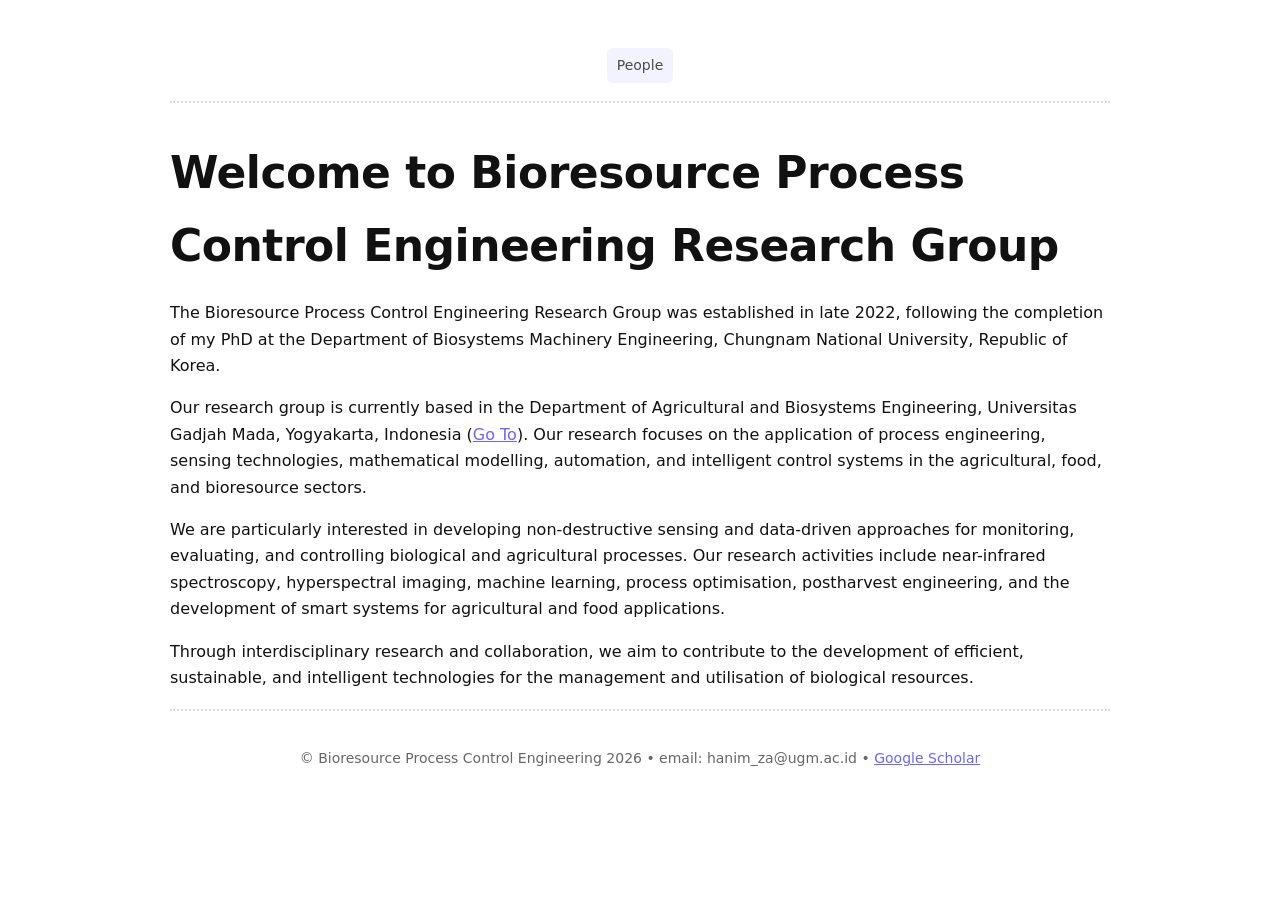
<file: index.html>
<!doctype html>
<html lang="en">
<head>
  <meta charset="utf-8" />
  <meta name="viewport" content="width=device-width, initial-scale=1" />
  <title>Reza APH's Personal Site</title>
  <style>
    :root{
      --text:#111;
      --muted:#666;
      --rule:#d9d9d9;
      --link:#6c63ff;
      --bg:#fff;
    }
    *{box-sizing:border-box}
    body{
      margin:0;
      background:var(--bg);
      color:var(--text);
      font:16px/1.65 system-ui, -apple-system, Segoe UI, Roboto, Helvetica, Arial, "Noto Sans", "Apple Color Emoji","Segoe UI Emoji";
    }
    .wrap{
      max-width: 980px;
      margin: 0 auto;
      padding: 48px 20px 32px;
    }

    /* Top nav */
    .nav{
      display:flex;
      justify-content:center;
      gap:10px;
      margin-bottom: 18px;
    }
    .nav a{
      text-decoration:none;
      color:#4b4b4b;
      font-size: 14px;
      padding: 6px 10px;
      border-radius: 6px;
      background:#f3f3ff;
    }
    .nav a:hover{filter:brightness(0.97)}
    .rule{
      border:0;
      border-top: 2px dotted var(--rule);
      margin: 18px 0 34px;
    }

    h1{
      margin: 0 0 18px;
      font-size: 44px;
      letter-spacing: -0.5px;
    }
    p{margin:0 0 16px}
    a{color:var(--link)}
    a:hover{text-decoration:none}

    .footer{
      margin-top: 36px;
      text-align:center;
      color:var(--muted);
      font-size: 14px;
    }
    .footer a{color:var(--link)}
  </style>
</head>


<body>
  <main class="wrap">
    <nav class="nav" aria-label="Primary">
      <a href="my_people.html">People</a>
    </nav>

    <hr class="rule" />


    <h1>Welcome to Bioresource Process Control Engineering Research Group</h1>
    
    <p>
        The Bioresource Process Control Engineering Research Group was established in late 2022, following the completion of my PhD at the Department of Biosystems Machinery Engineering, Chungnam National University, Republic of Korea.
    </p>
    
    <p>
        Our research group is currently based in the Department of Agricultural and Biosystems Engineering, Universitas Gadjah Mada, Yogyakarta, Indonesia (<a href="https://tpb.tp.ugm.ac.id/en/homepage-2" target="_blank" rel="noopener">Go To</a>). Our research focuses on the application of process engineering, sensing technologies, mathematical modelling, automation, and intelligent control systems in the agricultural, food, and bioresource sectors.
    </p>
    
    <p>
        We are particularly interested in developing non-destructive sensing and data-driven approaches for monitoring, evaluating, and controlling biological and agricultural processes. Our research activities include near-infrared spectroscopy, hyperspectral imaging, machine learning, process optimisation, postharvest engineering, and the development of smart systems for agricultural and food applications.
    </p>
    
    <p>
        Through interdisciplinary research and collaboration, we aim to contribute to the development of efficient, sustainable, and intelligent technologies for the management and utilisation of biological resources.
    </p>

    <hr class="rule" />

    <footer class="footer">
      © Bioresource Process Control Engineering 2026 • email: hanim_za@ugm.ac.id • <a href="https://scholar.google.com/citations?user=6G2X51gAAAAJ&hl=id" target="_blank" rel="noopener">Google Scholar</a>
    </footer>
  </main>
</body>
</html>
</file>
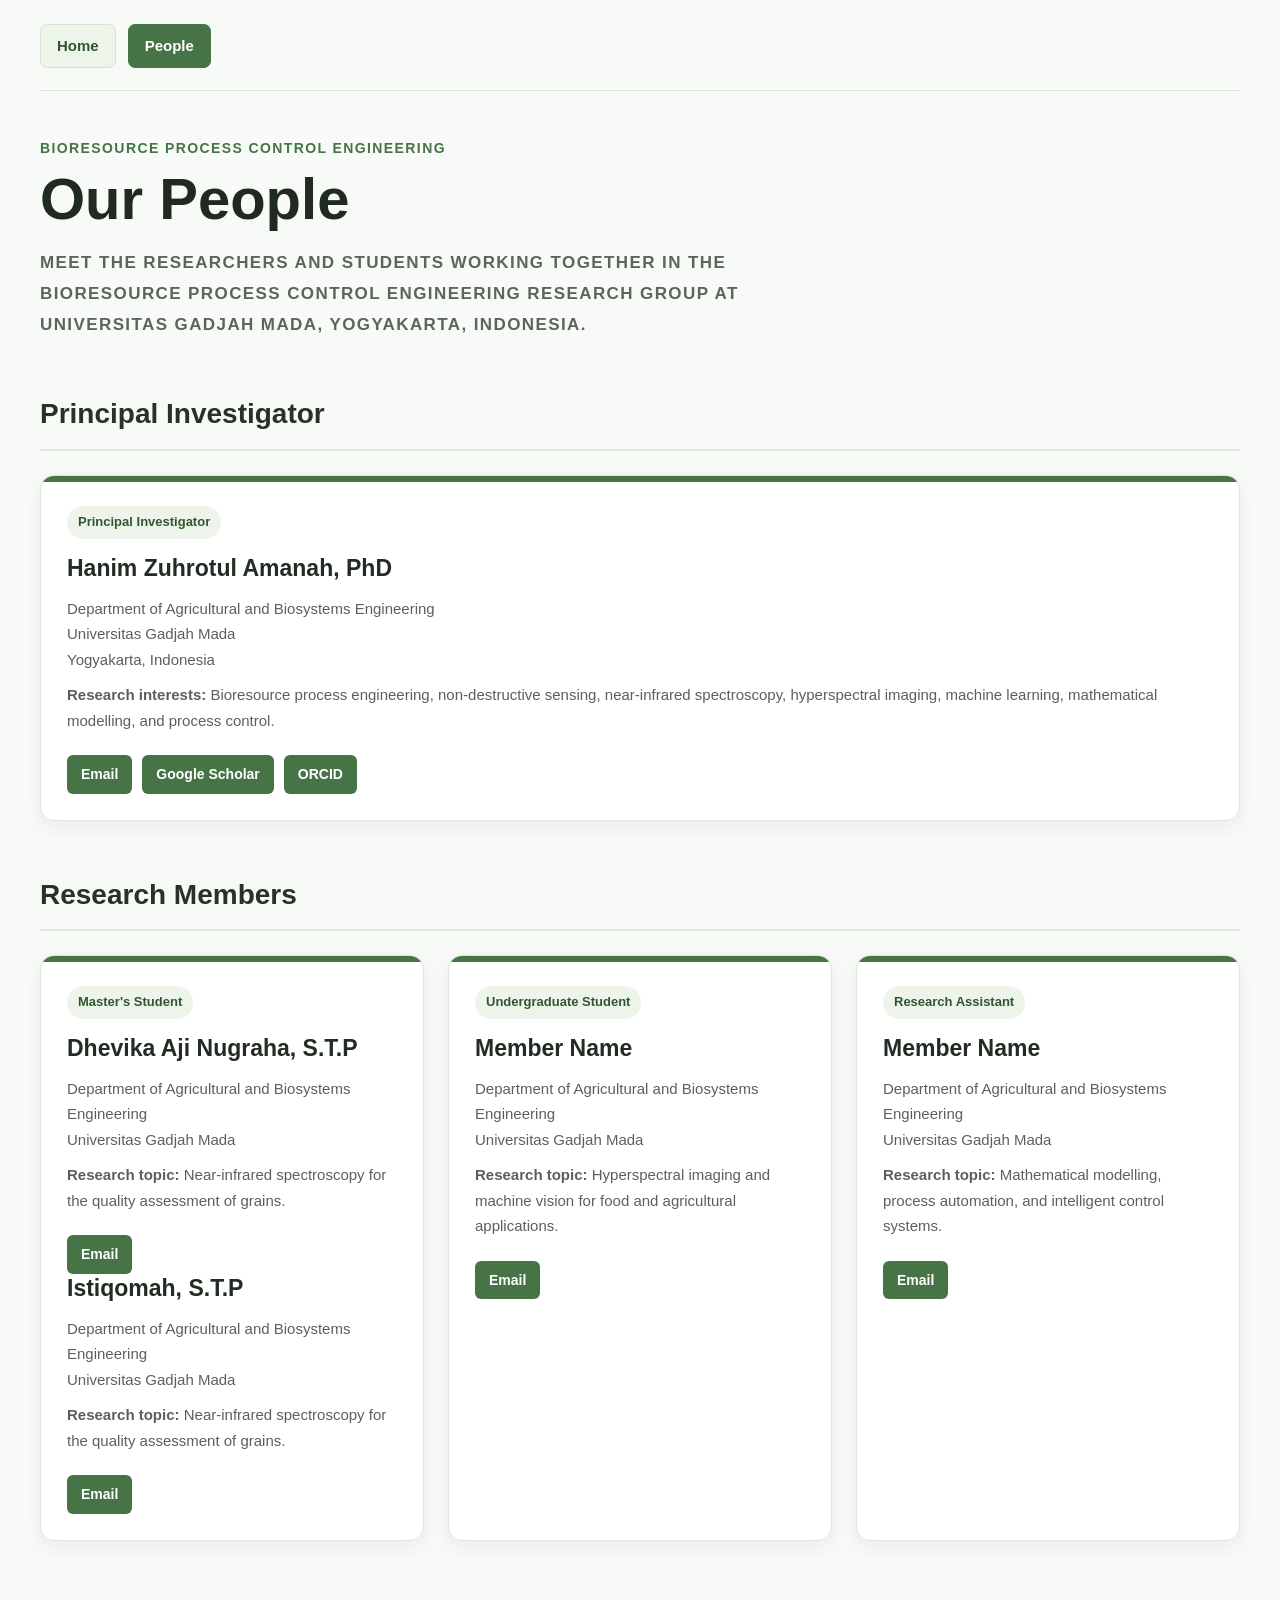
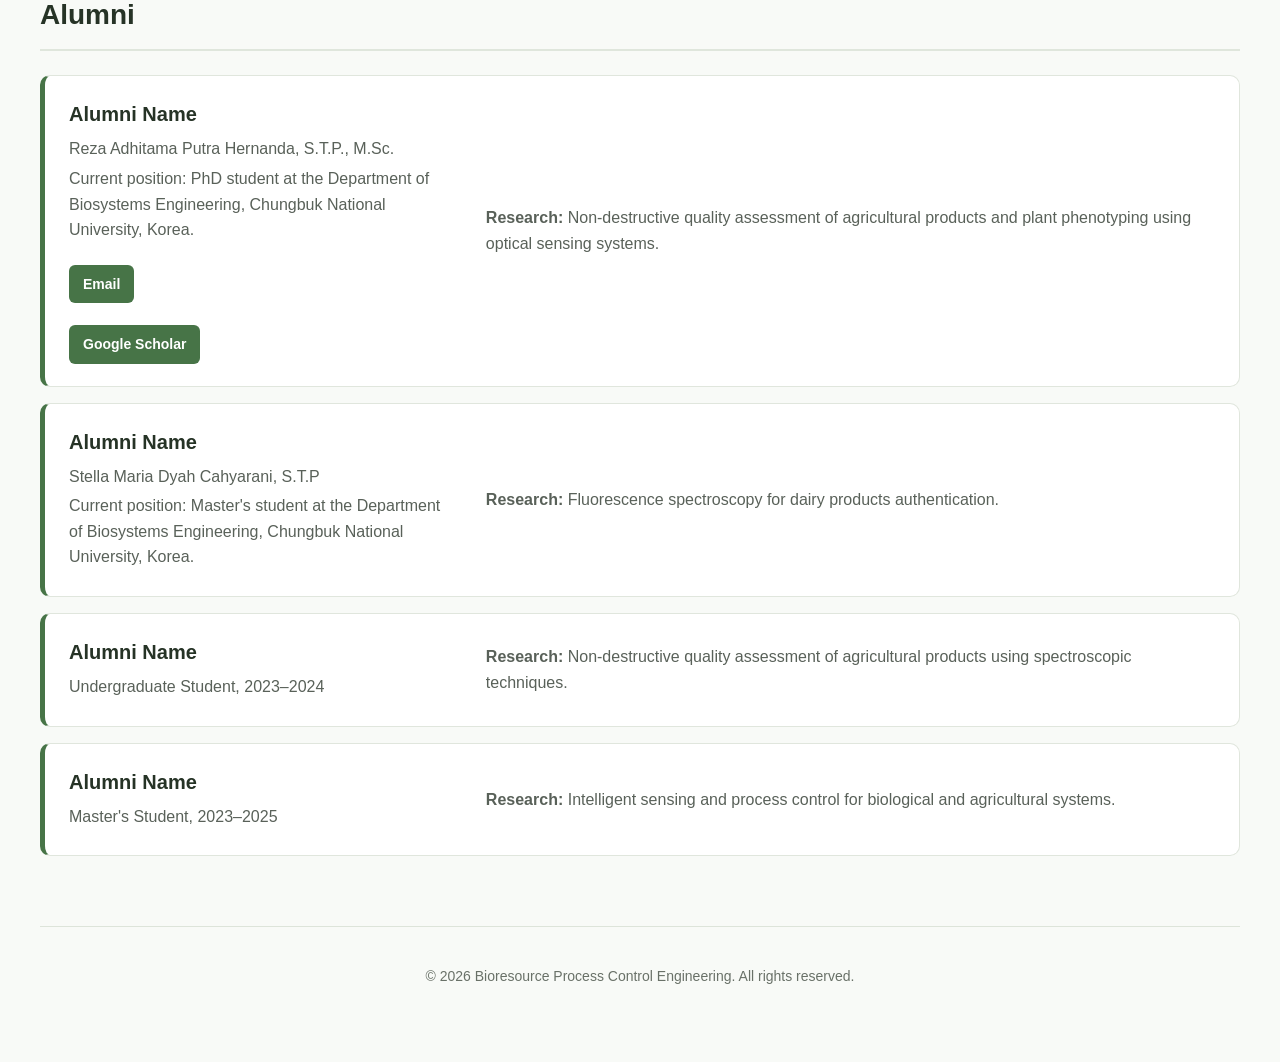
<file: my_people.html>
<!DOCTYPE html>
<html lang="en">

<head>
    <meta charset="UTF-8">

    <meta
        name="viewport"
        content="width=device-width, initial-scale=1.0"
    >

    <meta
        name="description"
        content="People of the Bioresource Process Control Engineering Research Group"
    >

    <title>People | Bioresource Process Control Engineering</title>

    <style>
        * {
            box-sizing: border-box;
        }

        html {
            scroll-behavior: smooth;
        }

        body {
            margin: 0;
            color: #252525;
            background: #f8faf7;
            font-family: Arial, Helvetica, sans-serif;
            line-height: 1.6;
        }

        .wrap {
            width: min(1200px, calc(100% - 40px));
            margin: 0 auto;
            padding: 24px 0 60px;
        }

        /* Navigation */

        .nav {
            display: flex;
            align-items: center;
            gap: 12px;
            flex-wrap: wrap;
        }

        .nav a {
            display: inline-block;
            padding: 9px 16px;
            color: #315731;
            background: #edf4e9;
            border: 1px solid #d5e3cf;
            border-radius: 7px;
            font-size: 15px;
            font-weight: 600;
            text-decoration: none;
            transition:
                background 0.2s ease,
                color 0.2s ease,
                border-color 0.2s ease;
        }

        .nav a:hover,
        .nav a:focus {
            color: #ffffff;
            background: #477447;
            border-color: #477447;
        }

        .nav a.active {
            color: #ffffff;
            background: #477447;
            border-color: #477447;
        }

        .rule {
            margin: 22px 0 46px;
            border: 0;
            border-top: 1px solid #dde4da;
        }

        /* Page heading */

        .page-header {
            max-width: 800px;
            margin-bottom: 48px;
        }

        .page-header p {
            margin: 0 0 8px;
            color: #477447;
            font-size: 14px;
            font-weight: 700;
            letter-spacing: 1.4px;
            text-transform: uppercase;
        }

        .page-header h1 {
            margin: 0 0 16px;
            color: #1f2b1f;
            font-size: clamp(36px, 6vw, 58px);
            line-height: 1.12;
        }

        .page-header .intro {
            margin: 0;
            color: #5c655b;
            font-size: 17px;
            line-height: 1.8;
        }

        /* People sections */

        .people-section {
            margin-top: 52px;
        }

        .people-section h2 {
            margin: 0 0 24px;
            padding-bottom: 12px;
            color: #263326;
            border-bottom: 2px solid #dfe6dc;
            font-size: 28px;
        }

        .people-grid {
            display: grid;
            grid-template-columns:
                repeat(auto-fit, minmax(280px, 1fr));
            gap: 24px;
        }

        .person-card {
            position: relative;
            overflow: hidden;
            min-height: 250px;
            background: #ffffff;
            border: 1px solid #e0e6dd;
            border-radius: 14px;
            box-shadow: 0 6px 18px rgba(35, 54, 35, 0.07);
            transition:
                transform 0.25s ease,
                box-shadow 0.25s ease;
        }

        .person-card::before {
            position: absolute;
            top: 0;
            left: 0;
            width: 100%;
            height: 6px;
            background: #477447;
            content: "";
        }

        .person-card:hover {
            transform: translateY(-4px);
            box-shadow: 0 12px 28px rgba(35, 54, 35, 0.12);
        }

        .person-info {
            padding: 30px 26px 26px;
        }

        .person-category {
            display: inline-block;
            margin: 0 0 15px;
            padding: 6px 11px;
            color: #315731;
            background: #edf4e9;
            border-radius: 20px;
            font-size: 13px;
            font-weight: 700;
        }

        .person-info h3 {
            margin: 0 0 12px;
            color: #222c22;
            font-size: 23px;
            line-height: 1.3;
        }

        .person-affiliation,
        .person-interest {
            margin: 10px 0;
            color: #596159;
            font-size: 15px;
            line-height: 1.7;
        }

        .person-links {
            display: flex;
            flex-wrap: wrap;
            gap: 10px;
            margin-top: 22px;
        }

        .person-links a {
            display: inline-block;
            padding: 8px 14px;
            color: #ffffff;
            background: #477447;
            border-radius: 6px;
            font-size: 14px;
            font-weight: 600;
            text-decoration: none;
            transition: background 0.2s ease;
        }

        .person-links a:hover,
        .person-links a:focus {
            background: #315731;
        }

        /* Alumni */

        .alumni-list {
            display: grid;
            gap: 16px;
        }

        .alumni-item {
            display: grid;
            grid-template-columns: minmax(220px, 0.8fr) 1.5fr;
            gap: 28px;
            align-items: center;
            padding: 22px 24px;
            background: #ffffff;
            border: 1px solid #e0e6dd;
            border-left: 5px solid #477447;
            border-radius: 10px;
        }

        .alumni-item h3 {
            margin: 0 0 6px;
            color: #263326;
            font-size: 20px;
        }

        .alumni-item p {
            margin: 4px 0;
            color: #596159;
        }

        /* Footer */

        .footer {
            margin-top: 70px;
            padding-top: 24px;
            color: #697168;
            border-top: 1px solid #dde4da;
            font-size: 14px;
            text-align: center;
        }

        /* Responsive design */

        @media (max-width: 700px) {
            .wrap {
                width: min(100% - 28px, 1200px);
                padding-top: 18px;
            }

            .nav {
                gap: 8px;
            }

            .nav a {
                padding: 8px 13px;
            }

            .rule {
                margin-bottom: 36px;
            }

            .page-header {
                margin-bottom: 38px;
            }

            .page-header .intro {
                font-size: 16px;
            }

            .people-section {
                margin-top: 42px;
            }

            .people-section h2 {
                font-size: 25px;
            }

            .alumni-item {
                grid-template-columns: 1fr;
                gap: 10px;
            }
        }
    </style>
</head>

<body>

    <main class="wrap">

        <nav class="nav" aria-label="Primary navigation">
            <a href="index.html">Home</a>

            <a
                href="my_cv.html"
                class="active"
                aria-current="page"
            >
                People
            </a>
        </nav>

        <hr class="rule">

        <header class="page-header">
            <p>Bioresource Process Control Engineering</p>

            <h1>Our People</h1>

            <p class="intro">
                Meet the researchers and students working together in the
                Bioresource Process Control Engineering Research Group at
                Universitas Gadjah Mada, Yogyakarta, Indonesia.
            </p>
        </header>

        <section class="people-section">
            <h2>Principal Investigator</h2>

            <div class="people-grid">

                <article class="person-card">
                    <div class="person-info">

                        <p class="person-category">
                            Principal Investigator
                        </p>

                        <h3>Hanim Zuhrotul Amanah, PhD</h3>

                        <p class="person-affiliation">
                            Department of Agricultural and Biosystems Engineering
                            <br>
                            Universitas Gadjah Mada
                            <br>
                            Yogyakarta, Indonesia
                        </p>

                        <p class="person-interest">
                            <strong>Research interests:</strong>
                            Bioresource process engineering, non-destructive
                            sensing, near-infrared spectroscopy, hyperspectral
                            imaging, machine learning, mathematical modelling,
                            and process control.
                        </p>

                        <div class="person-links">
                            <a href="mailto:hanim_za@ugm.ac.id">
                                Email
                            </a>

                            <a
                                href="https://scholar.google.com/citations?user=6G2X51gAAAAJ&hl=id"
                                target="_blank"
                                rel="noopener noreferrer"
                            >
                                Google Scholar
                            </a>

                            <a
                                href="https://orcid.org/0000-0003-2957-9039"
                                target="_blank"
                                rel="noopener noreferrer"
                            >
                                ORCID
                            </a>
                        </div>

                    </div>
                </article>

            </div>
        </section>

        <section class="people-section">
            <h2>Research Members</h2>

            <div class="people-grid">

                <article class="person-card">
                    <div class="person-info">

                        <p class="person-category">
                            Master's Student
                        </p>

                        <h3>Dhevika Aji Nugraha, S.T.P</h3>

                        <p class="person-affiliation">
                            Department of Agricultural and Biosystems Engineering
                            <br>
                            Universitas Gadjah Mada
                        </p>

                        <p class="person-interest">
                            <strong>Research topic:</strong>
                            Near-infrared spectroscopy for the quality
                            assessment of grains.
                        </p>

                        <div class="person-links">
                            <a href="mailto:dhevika.aji2002@mail.ugm.ac.id">
                                Email
                            </a>
                        </div>
                          <h3>Istiqomah, S.T.P</h3>

                        <p class="person-affiliation">
                            Department of Agricultural and Biosystems Engineering
                            <br>
                            Universitas Gadjah Mada
                        </p>

                        <p class="person-interest">
                            <strong>Research topic:</strong>
                            Near-infrared spectroscopy for the quality
                            assessment of grains.
                        </p>

                        <div class="person-links">
                            <a href="mailto:istiqomah2003@mail.ugm.ac.id">
                                Email
                            </a>
                        </div>

                    </div>
                </article>

                <article class="person-card">
                    <div class="person-info">

                        <p class="person-category">
                            Undergraduate Student
                        </p>

                        <h3>Member Name</h3>

                        <p class="person-affiliation">
                            Department of Agricultural and Biosystems Engineering
                            <br>
                            Universitas Gadjah Mada
                        </p>

                        <p class="person-interest">
                            <strong>Research topic:</strong>
                            Hyperspectral imaging and machine vision for food
                            and agricultural applications.
                        </p>

                        <div class="person-links">
                            <a href="mailto:member2@ugm.ac.id">
                                Email
                            </a>
                        </div>

                    </div>
                </article>

                <article class="person-card">
                    <div class="person-info">

                        <p class="person-category">
                            Research Assistant
                        </p>

                        <h3>Member Name</h3>

                        <p class="person-affiliation">
                            Department of Agricultural and Biosystems Engineering
                            <br>
                            Universitas Gadjah Mada
                        </p>

                        <p class="person-interest">
                            <strong>Research topic:</strong>
                            Mathematical modelling, process automation, and
                            intelligent control systems.
                        </p>

                        <div class="person-links">
                            <a href="mailto:member3@ugm.ac.id">
                                Email
                            </a>
                        </div>

                    </div>
                </article>

            </div>
        </section>

        <section class="people-section">
            <h2>Alumni</h2>

            <div class="alumni-list">

                <article class="alumni-item">
                    <div>
                        <h3>Alumni Name</h3>

                        <p>
                            Reza Adhitama Putra Hernanda, S.T.P., M.Sc.
                        </p>
                        <p>
                            Current position: PhD student at the Department of Biosystems Engineering, Chungbuk National University, Korea.
                        </p>                        
                        <div class="person-links">
                            <a href="mailto:reza.a.p@chungbuk.ac.kr">
                                Email
                            </a>
                        </div>
                        <div class="person-links">
                            <a href="https://scholar.google.com/citations?user=51eeIg0AAAAJ&hl=en" target="_blank" rel="noopner">
                                Google Scholar
                            </a>
                        </div>
                    </div>

                    <p>
                        <strong>Research:</strong>
                        Non-destructive quality assessment of agricultural
                        products and plant phenotyping using optical sensing systems.
                    </p>
                </article>                
                
                <article class="alumni-item">
                    <div>
                        <h3>Alumni Name</h3>

                        <p>
                            Stella Maria Dyah Cahyarani, S.T.P
                        </p>
                        <p>
                            Current position: Master's student at the Department of Biosystems Engineering, Chungbuk National University, Korea.
                        </p>
                    </div>

                    <p>
                        <strong>Research:</strong>
                        Fluorescence spectroscopy for dairy products authentication.
                    </p>
                </article>
                <article class="alumni-item">
                    <div>
                        <h3>Alumni Name</h3>

                        <p>
                            Undergraduate Student, 2023–2024
                        </p>
                    </div>

                    <p>
                        <strong>Research:</strong>
                        Non-destructive quality assessment of agricultural
                        products using spectroscopic techniques.
                    </p>
                </article>

                <article class="alumni-item">
                    <div>
                        <h3>Alumni Name</h3>

                        <p>
                            Master's Student, 2023–2025
                        </p>
                    </div>

                    <p>
                        <strong>Research:</strong>
                        Intelligent sensing and process control for biological
                        and agricultural systems.
                    </p>
                </article>

            </div>
        </section>

        <footer class="footer">
            <p>
                &copy; 2026 Bioresource Process Control Engineering.
                All rights reserved.
            </p>
        </footer>

    </main>

</body>

</html>
</file>
